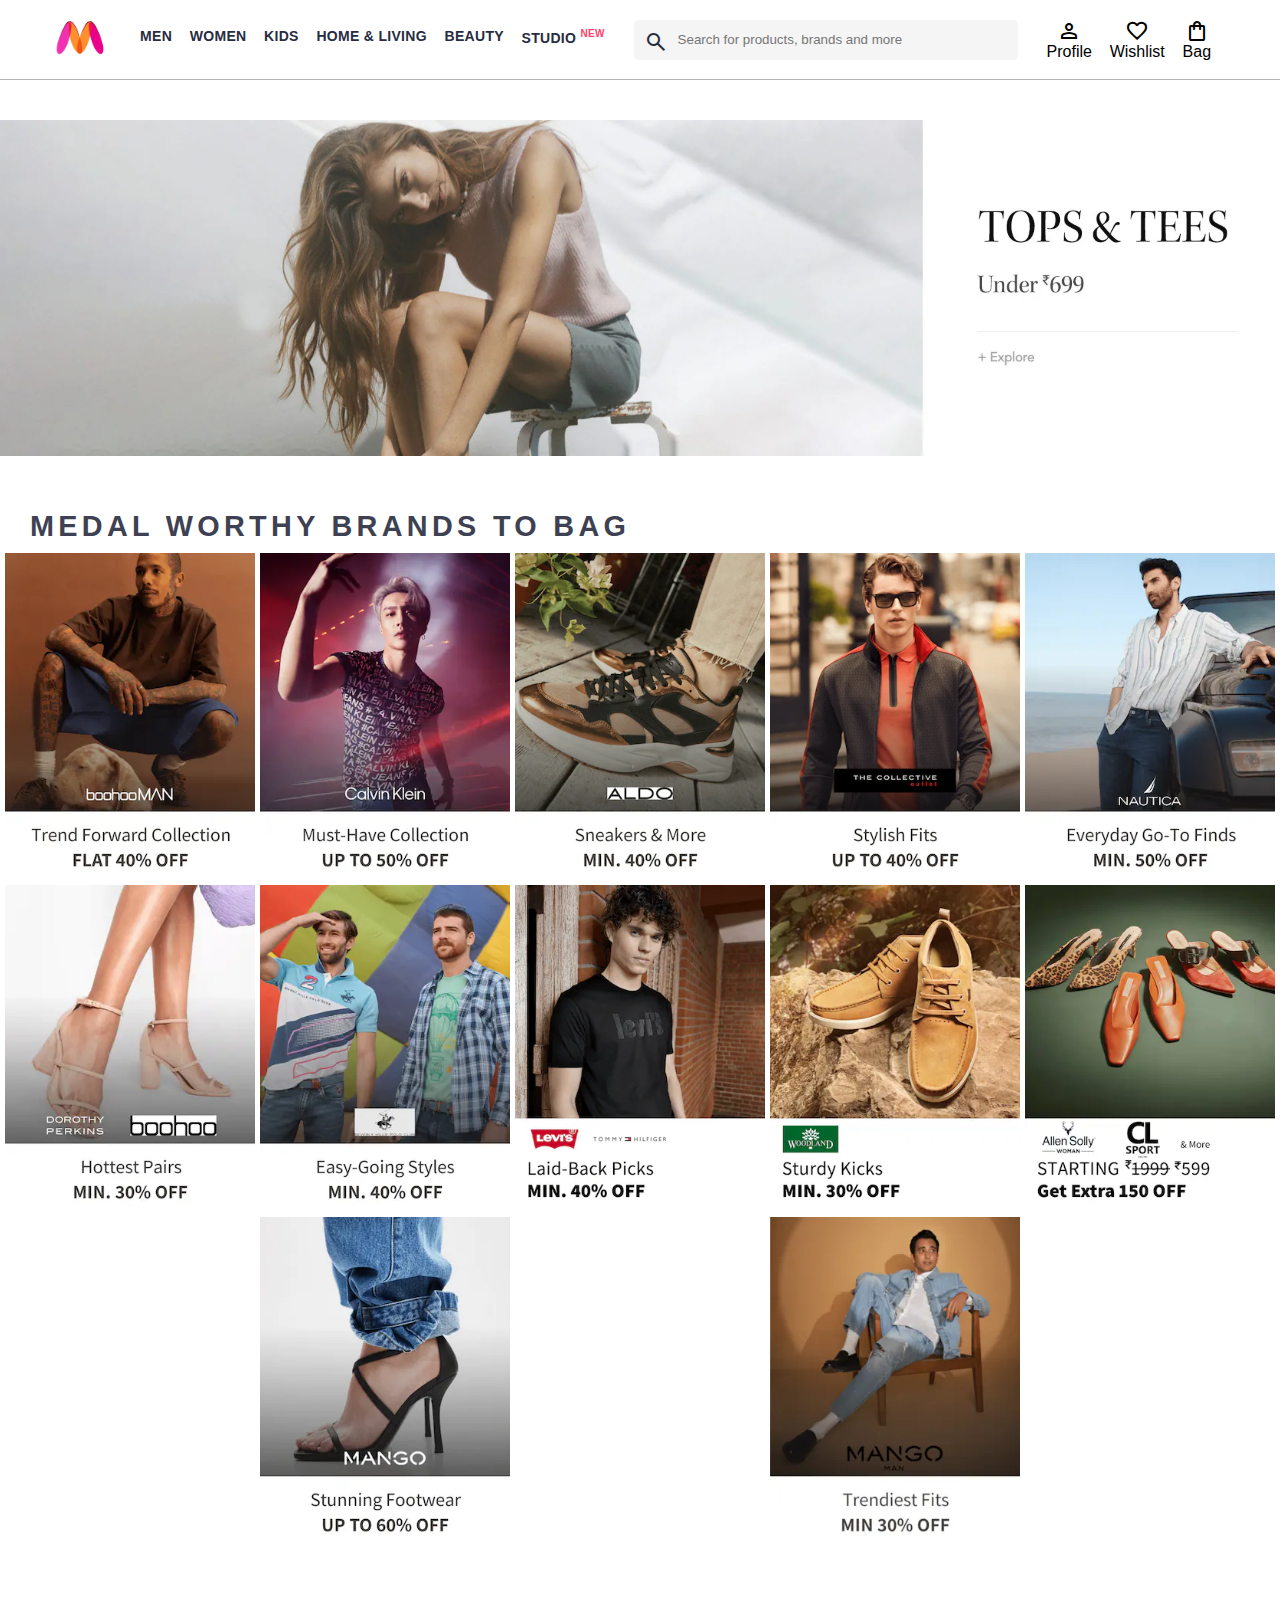
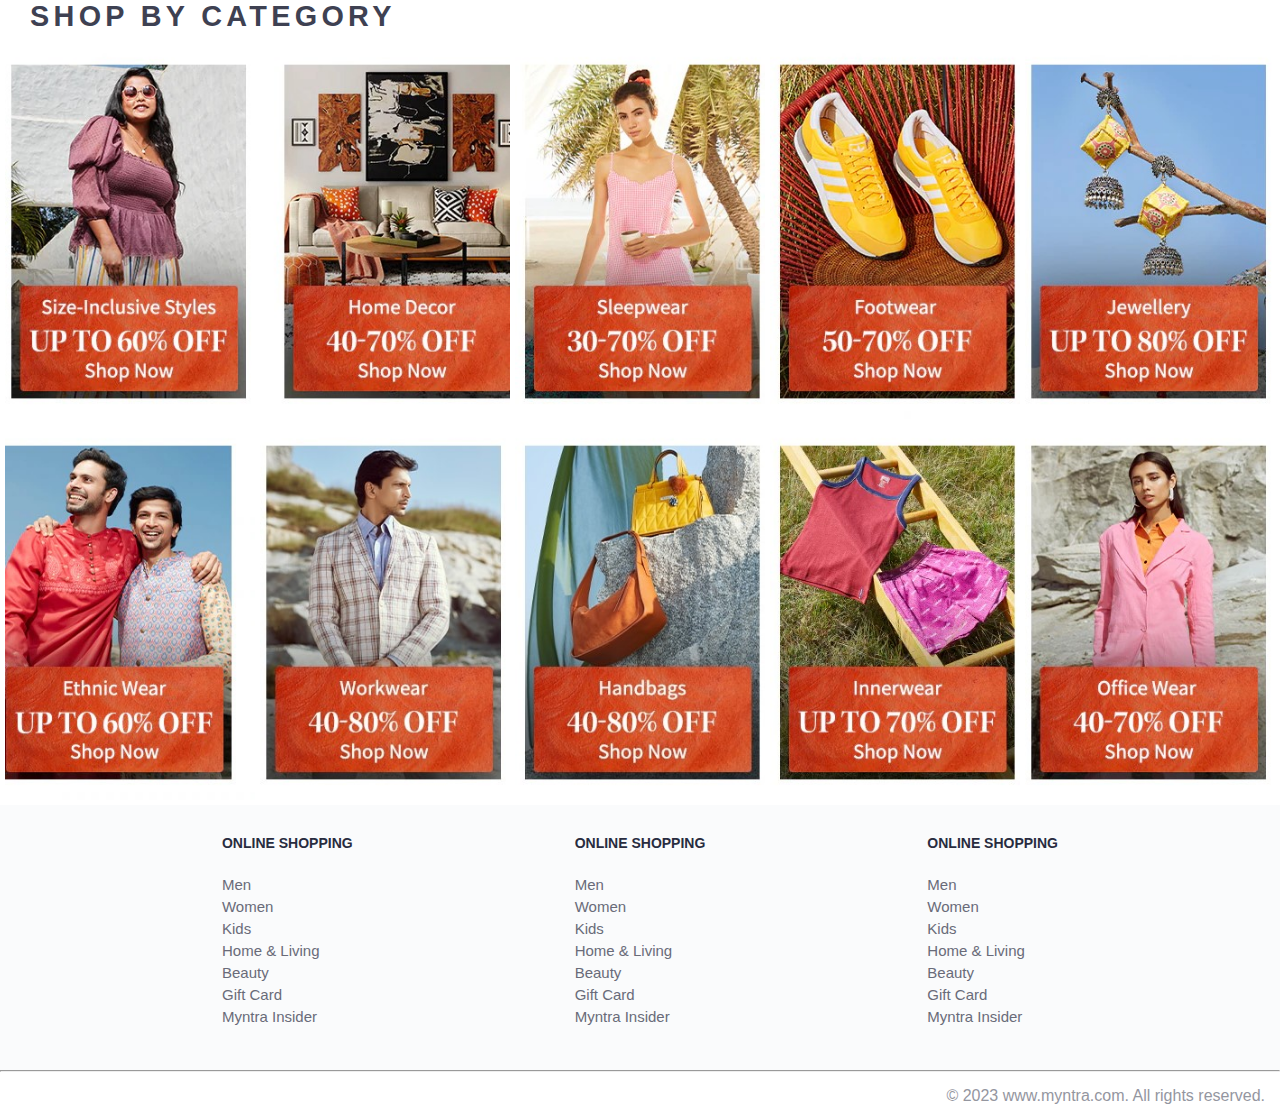
<file: Project Myntra Clone/index.html>
<!DOCTYPE html>
<html lang="en">
<head>
    <title>Myntra Clone</title>
    <link rel="stylesheet" href="index.css">
    <link rel="stylesheet" href="https://fonts.googleapis.com/css2?family=Material+Symbols+Outlined:opsz,wght,FILL,GRAD@20..48,100..700,0..1,-50..200" />
</head>
<body>
    <header>
        <div class="logo_container">
            <a href="#"><img class="myntra_home" src="images/myntra_logo.webp" alt="Myntra Home"></a>
        </div>
        <nav class="nav_bar">
            <a href="#">Men</a>
            <a href="#">Women</a>
            <a href="#">Kids</a>
            <a href="#">Home & Living</a>
            <a href="#">Beauty</a>
            <a href="#">Studio <sup>New</sup></a>
        </nav>
        <div class="search_bar">
            <span class="material-symbols-outlined search_icon">search</span>
            <input class="search_input" placeholder="Search for products, brands and more">
        </div>
        <div class="action_bar">
            <div class="action_container">
                <span class="material-symbols-outlined action_icon">person</span>
                <span class="action_name">Profile</span>
            </div>

            <div class="action_container">
                <span class="material-symbols-outlined action_icon">favorite</span>
                <span class="action_name">Wishlist</span>
            </div>

            <div class="action_container">
                <span class="material-symbols-outlined action_icon">shopping_bag</span>
                <span class="action_name">Bag</span>
            </div>
        </div>
    </header>
    <main>
        <div class="banner_container">
            <img class="banner_image" src="images/banner.jpg" alt="Main Banner">
        </div>
        <div class="category_heading">MEDAL WORTHY BRANDS TO BAG</div>
        <div class="category_items">
            <a href="#"><img class="sale_item" src="images/offers/1.png"></a>
            <a href="#"><img class="sale_item" src="images/offers/2.png"></a>
            <a href="#"><img class="sale_item" src="images/offers/3.png"></a>
            <a href="#"><img class="sale_item" src="images/offers/4.png"></a>
            <a href="#"><img class="sale_item" src="images/offers/5.png"></a>
            <a href="#"><img class="sale_item" src="images/offers/6.png"></a>
            <a href="#"><img class="sale_item" src="images/offers/7.png"></a>
            <a href="#"><img class="sale_item" src="images/offers/8.png"></a>
            <a href="#"><img class="sale_item" src="images/offers/9.png"></a>
            <a href="#"><img class="sale_item" src="images/offers/10.png"></a>
            <a href="#"><img class="sale_item" src="images/offers/11.png"></a>
            <a href="#"><img class="sale_item" src="images/offers/12.png"></a>
        </div>

        <div class="category_heading">SHOP BY CATEGORY</div>
        <div class="category_items">
            <a href="#"><img class="sale_item" src="images/categories/1.jpg"></a>
            <a href="#"><img class="sale_item" src="images/categories/2.jpg"></a>
            <a href="#"><img class="sale_item" src="images/categories/3.jpg"></a>
            <a href="#"><img class="sale_item" src="images/categories/4.jpg"></a>
            <a href="#"><img class="sale_item" src="images/categories/5.jpg"></a>
            <a href="#"><img class="sale_item" src="images/categories/6.jpg"></a>
            <a href="#"><img class="sale_item" src="images/categories/7.jpg"></a>
            <a href="#"><img class="sale_item" src="images/categories/8.jpg"></a>
            <a href="#"><img class="sale_item" src="images/categories/9.jpg"></a>
            <a href="#"><img class="sale_item" src="images/categories/10.jpg"></a>
        </div>
    </main>
    <footer>
        <div class="footer_container">
            <div class="footer_column">
                <h3>ONLINE SHOPPING</h3>

                <a href="#">Men</a>
                <a href="#">Women</a>
                <a href="#">Kids</a>
                <a href="#">Home & Living</a>
                <a href="#">Beauty</a>
                <a href="#">Gift Card</a>
                <a href="#">Myntra Insider</a>
            </div>

            <div class="footer_column">
                <h3>ONLINE SHOPPING</h3>

                <a href="#">Men</a>
                <a href="#">Women</a>
                <a href="#">Kids</a>
                <a href="#">Home & Living</a>
                <a href="#">Beauty</a>
                <a href="#">Gift Card</a>
                <a href="#">Myntra Insider</a>
            </div>

            <div class="footer_column">
                <h3>ONLINE SHOPPING</h3>

                <a href="#">Men</a>
                <a href="#">Women</a>
                <a href="#">Kids</a>
                <a href="#">Home & Living</a>
                <a href="#">Beauty</a>
                <a href="#">Gift Card</a>
                <a href="#">Myntra Insider</a>
            </div>
        </div>
        <hr>

        <div class="copyright">
            © 2023 www.myntra.com. All rights reserved.
        </div>
    </footer>
</body>
</html>
</file>
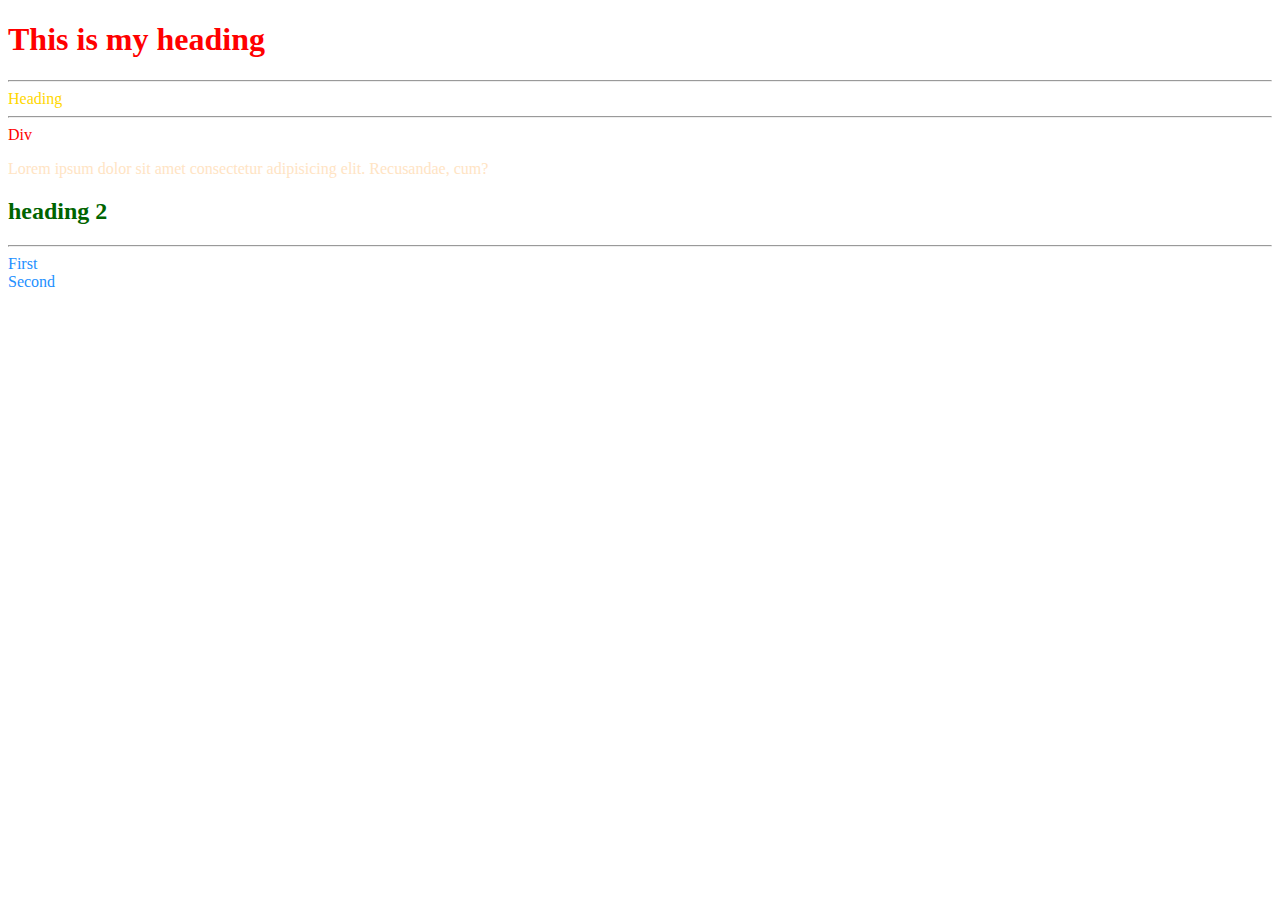
<file: Practise Sets/Set 1/index.html>
<!DOCTYPE html>
<html lang="en">
<head>
    <title>Practise Set 1</title>
    <link rel="stylesheet" href="index.css">
    <style>
        /*this is my comment*/
        #heading {
            color: blueviolet;
        }

        #div_22 {
            color: red
        }
        p {
            color:bisque
        }
        .special_heading {
            color: darkgreen;
        }

        #first, #second {
            color:dodgerblue
        }
    </style>
</head>
<body>
    <h1 style="color: red;">This is my heading</h1>
    <hr>
    <div id="heading" style="color: gold;"> Heading </div>
    <hr>
    <div id="div_22">Div</div>
    <p>Lorem ipsum dolor sit amet consectetur adipisicing elit. Recusandae, cum?</p>
    <h2 class="special_heading">heading 2</h2>
    <hr>
    <div id="first">First</div>
    <div id="second">Second</div>
</body>
</html>
</file>
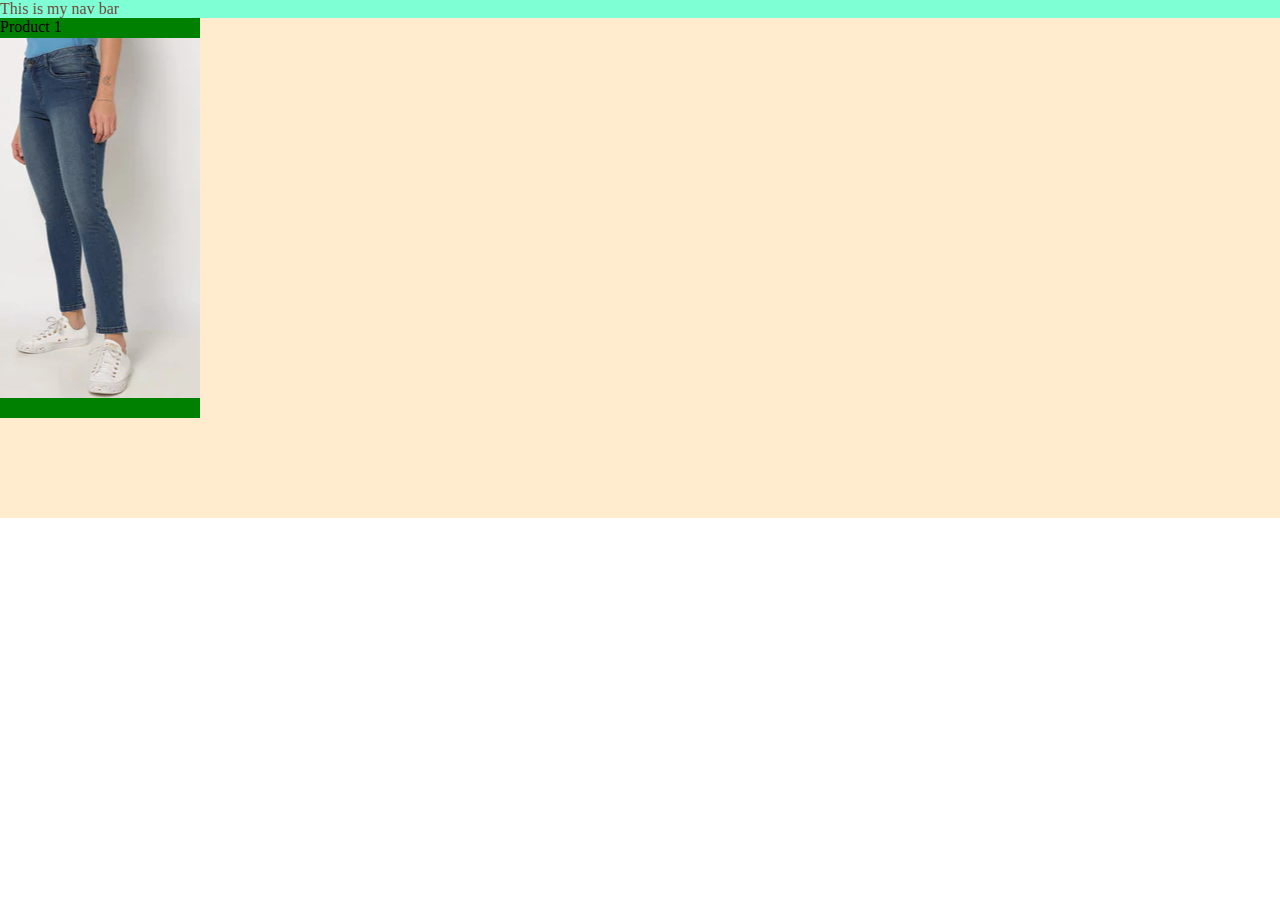
<file: Practise Sets/Set 2/index.html>
<!DOCTYPE html>
<html lang="en">
<head>
    <title>Practice Set 2</title>
    <style>
        * {
            margin: 0;
            padding: 0;
        }
        #bar {
            background-color: aquamarine;
            color: rgba(103, 18, 18, 0.8);
        }
        main {
            height: 500px;
            background-color: blanchedalmond;
        }
        #product {
            width: 200px;
            height: 400px;
            /* background-color: green;
            background-image: url(jeans.webp);
            background-repeat: no-repeat;
            background-position: center;*/
            background: green url('jeans.webp') no-repeat center; 
        }
    </style>
</head>
<body>
    <header>
        <div id="bar">This is my nav bar</div>
    </header>
    <main>
        <div id="product">Product 1</div>
    </main>
    <footer>

    </footer>
</body>
</html>
</file>
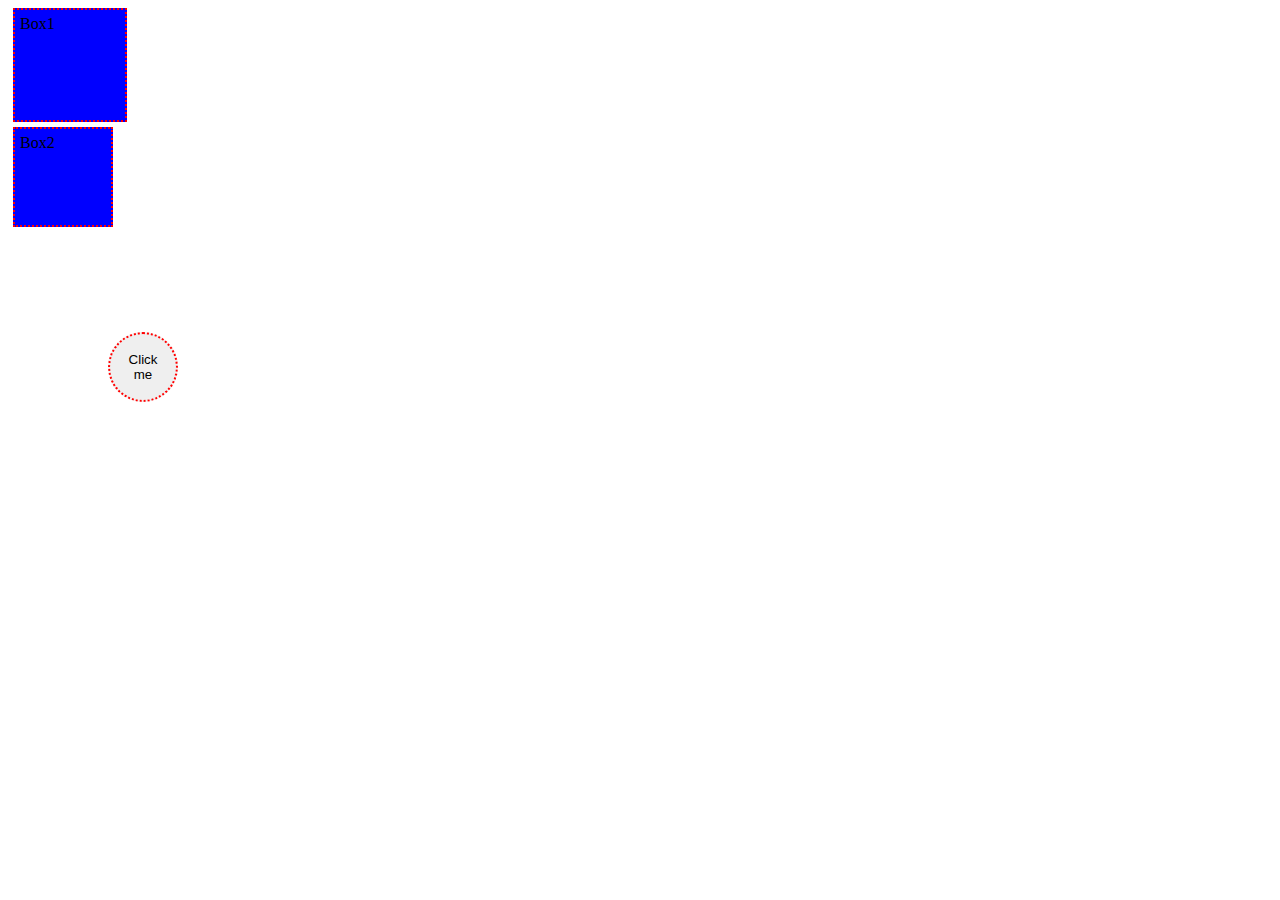
<file: Practise Sets/Set 4/index.html>
<!DOCTYPE html>
<html lang="en">
<head>
    <title>Practise Set 4</title>
    <style>
        .box {
            height: 100px;
            width: 100px;
            padding: 5px;
            margin: 5px;
            border: 2px dotted red;
            background-color: blue;
        }
        #first_button {
            height: 70px;
            width: 70px;
            padding: 10px 15px;
            margin: 100px;
            border: 2px dotted red;
            border-radius: 35px;
        }
    </style>
</head>
<body>
    <div class="box" style="box-sizing: content-box;">Box1</div>
    <div class="box"  style="box-sizing: border-box;">Box2</div>
    <button id="first_button">Click me</button>
</body>
</html>
</file>
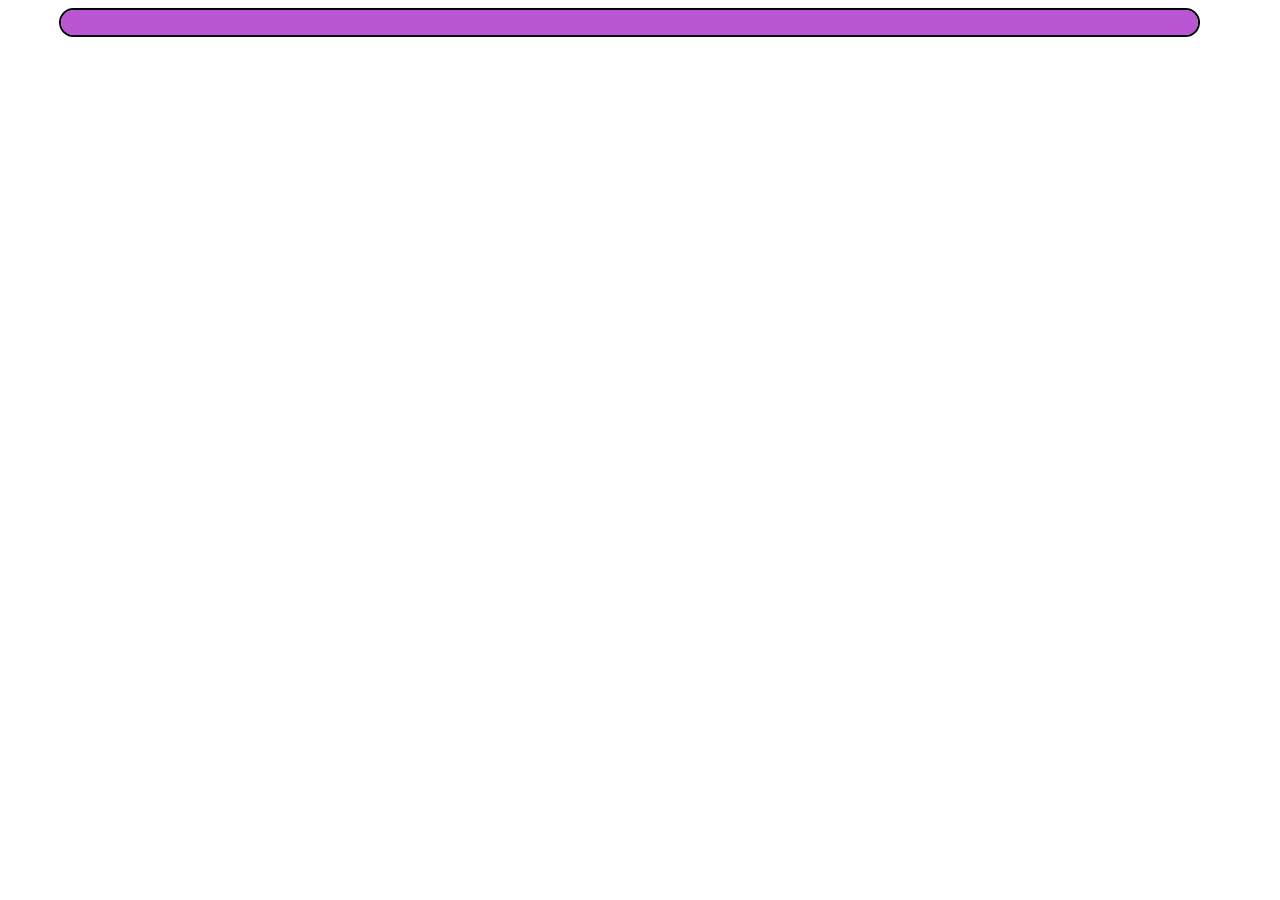
<file: Practise Sets/Set 7/index.html>
<!DOCTYPE html>
<html lang="en">
<head>
    <title>Practise Set 7</title>
    <style>
        .progress-container {
            width: 90%;
            height: 25px;
            background-color: gainsboro;

            border: 2px solid black;
            border-radius: 20px;
            position: relative;
            left: 4%;
        }
        .progress-bar {
            background-color: mediumorchid;
            height: 100%;
            border-radius: 20px;

            animation: animate_progress 3s;
        }
        @keyframes animate_progress {
            0% {width: 0%;}
            90% {width: 95%;}
            95% {width: 70%;}
            100% {width: 100%;}
        }
    </style>
</head>
<body>
    <div class="progress-container">
        <div class="progress-bar">
        </div>
    </div>
</body>
</html>
</file>
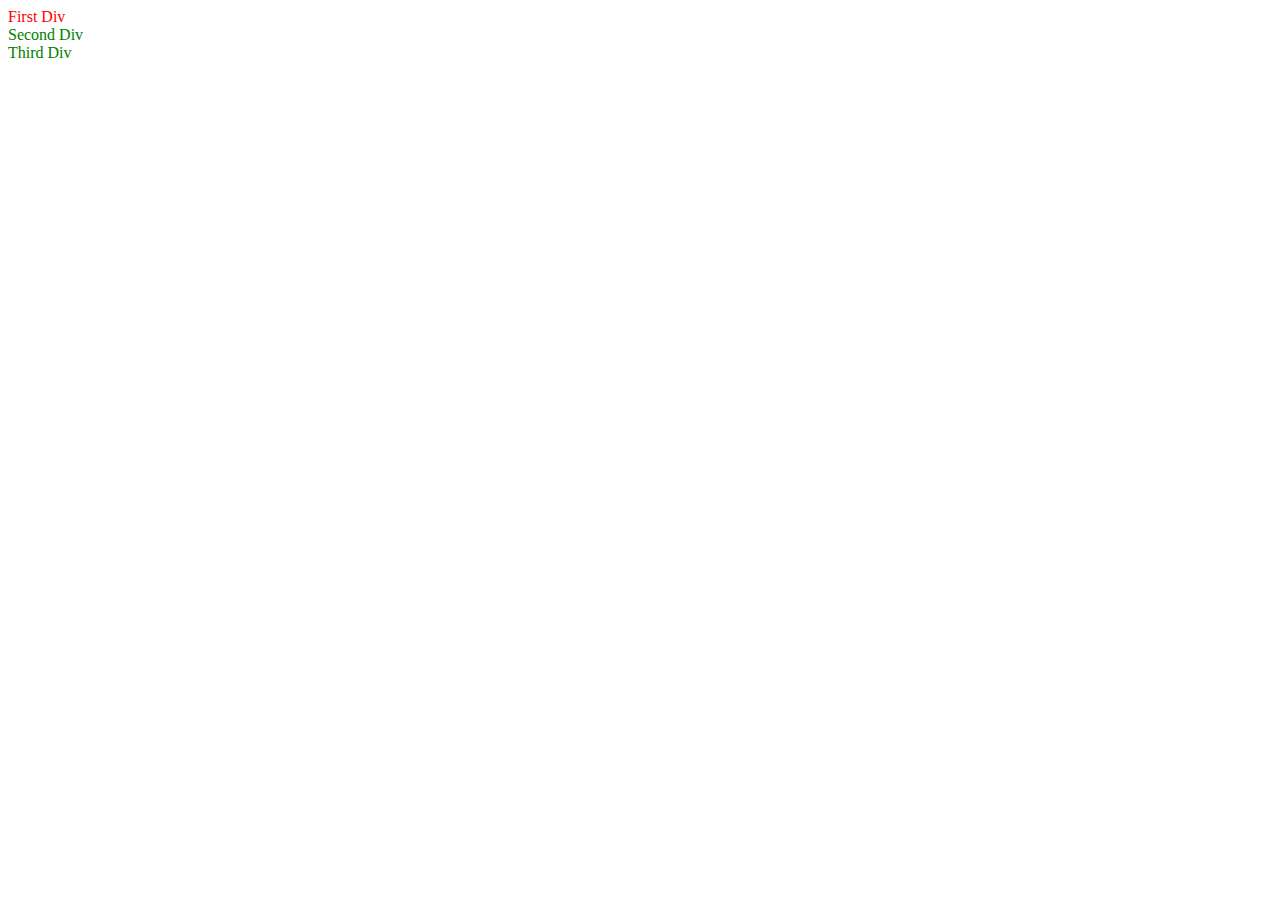
<file: CSS Code/html/level 1/class selector.html>
<!DOCTYPE html>
<html lang="en">
<head>
    <title>Class selector</title>
    <style>
        #first { color: red; }
        .second { color: green; }
    </style>
</head>
<body>
    <div id="first">First Div</div>
    <div class="second">Second Div</div>
    <div class="second">Third Div</div>
</body>
</html>
</file>
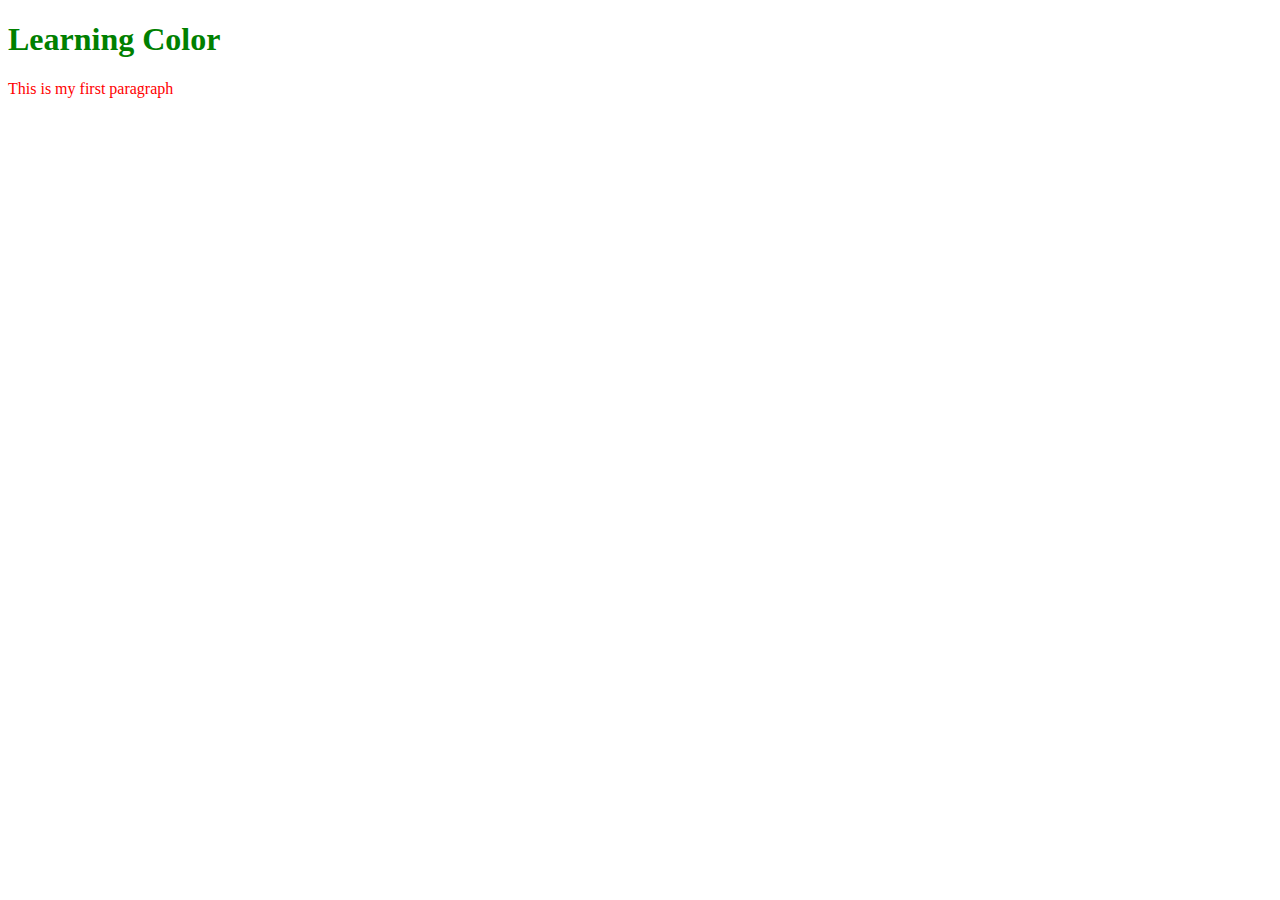
<file: CSS Code/html/level 1/color.html>
<!DOCTYPE html>
<html lang="en">
<head>
    <meta charset="UTF-8">
    <meta name="viewport" content="width=device-width, initial-scale=1.0">
    <title>Color</title>
    <style>
        h1 {
            color: green;
        }
        p {
            color: red;
        }
    </style>
</head>
<body>
    <h1>Learning Color</h1>
    <p>This is my first paragraph</p>
</body>
</html>
</file>
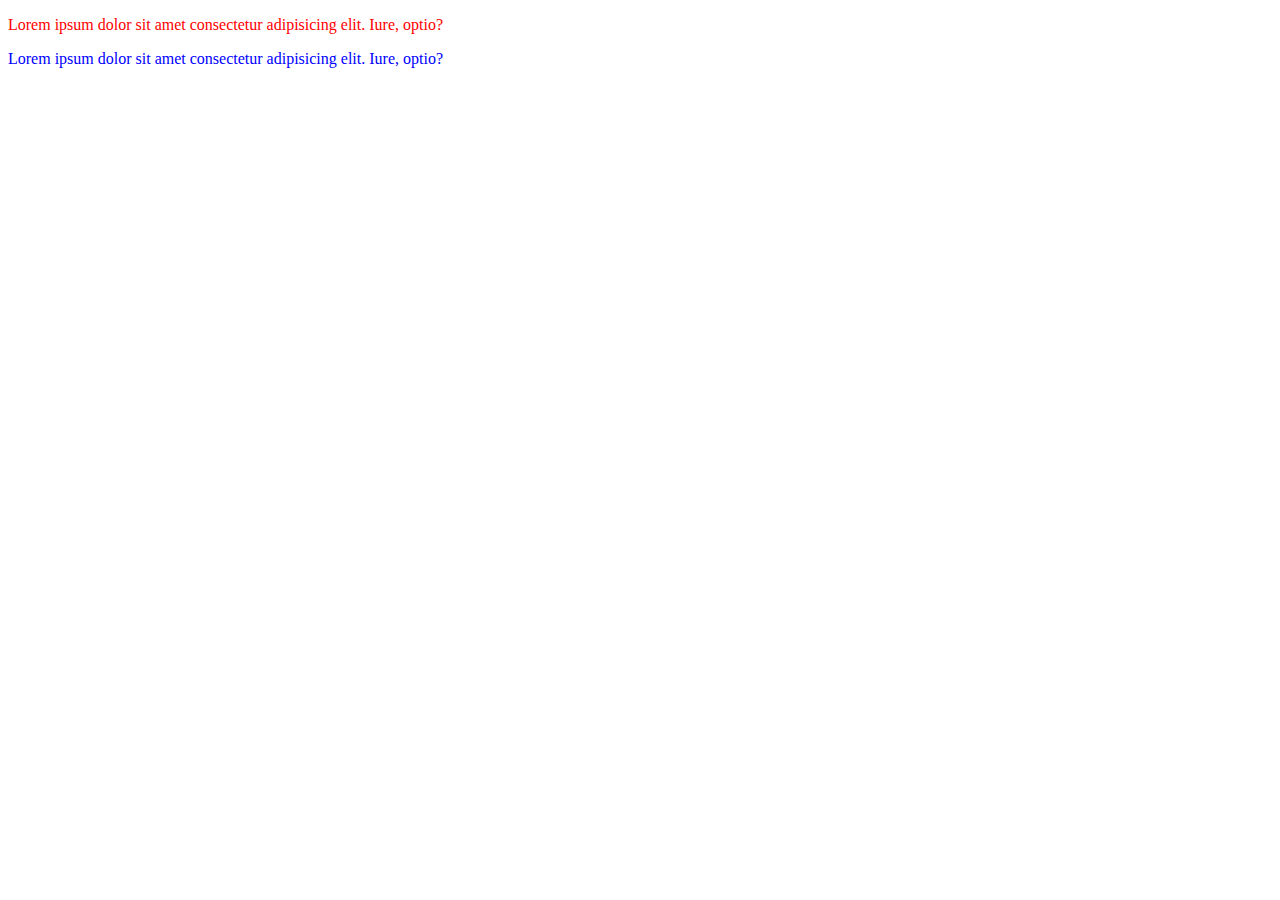
<file: CSS Code/html/level 1/descendant selector.html>
<!DOCTYPE html>
<html lang="en">
<head>
    <title>Descendant selector</title>
    <style>
        div p { color: red }
        p { color: blue }
    </style>
</head>
<body>
    <div>
        <p>
            Lorem ipsum dolor sit amet consectetur adipisicing elit. Iure, optio?
        </p>
    </div>
    <p>
        Lorem ipsum dolor sit amet consectetur adipisicing elit. Iure, optio?
    </p>
</body>
</html>
</file>
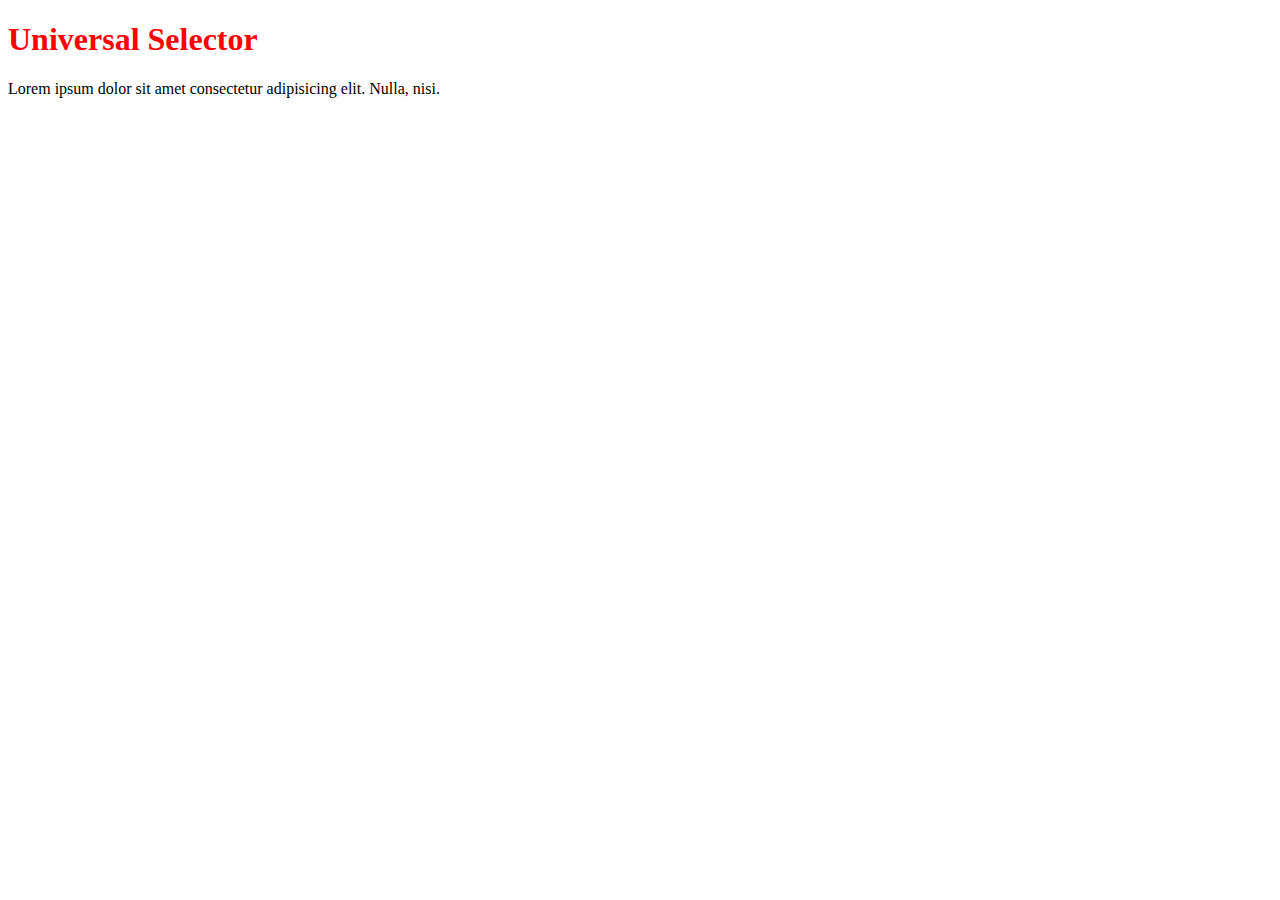
<file: CSS Code/html/level 1/element selector.html>
<!DOCTYPE html>
<html lang="en">
<head>
    <title>Element Selector</title>
    <style>
        h1 {
            color: red
        }
    </style>
</head>
<body>
    <h1>Universal Selector</h1>
    <p>Lorem ipsum dolor sit amet consectetur adipisicing elit. Nulla, nisi.</p>
</body>
</html>
</file>
<file: Project Myntra Clone/index.css>
* {
    margin: 0;
    padding: 0;
    font-family: Assistant,-apple-system,BlinkMacSystemFont,Segoe UI,Roboto,Helvetica,Arial,sans-serif;
    box-sizing: border-box;
}
header {
    display: flex;
    background-color: #ffffff;
    height: 80px;
    justify-content: space-between;
    align-items: center;
    border-bottom: 1px solid #b6b1b1;
}
.myntra_home {
    height: 45px;
}
.logo_container {
    margin-left: 4%;
}
.action_bar {
    margin-right: 4%;
}
.nav_bar {
    display: flex;
    min-width: 500px;
    justify-content: space-evenly;
}
.nav_bar a {
    font-size: 14px;
    letter-spacing: .3px;
    color: #282c3f;
    font-weight: 700;
    text-transform: uppercase;
    text-decoration: none;
    padding: 28px 0;
    border-bottom: 5px solid #ffffff;
}
.nav_bar a:hover {
    border-bottom: 4px solid #f54e77;
}

.nav_bar a sup {
    color: #ff3f6c;
    font-size: 10px;
}

.search_bar {
    height: 40px;
    min-width: 200px;
    width: 30%;
    display: flex;
    align-items: center;
}
.search_icon {
    box-sizing: content-box;
    height: 20px;
    padding: 10px;

    background-color: #f5f5f6;
    color: #282c3f;
    font-weight: 300;
    border-radius: 4px 0 0 4px;
}
.search_input {
    color: #696e79;
    background-color: #f5f5f6;
    flex-grow: 1;
    height: 40px;
    border: 0;
    border-radius: 0 4px 4px 0;
}

.action_bar {
    display: flex;
    min-width: 200px;
    justify-content: space-evenly;
}

.action_container {
    display: flex;
    flex-direction: column;
    align-items: center;
}

/* Main section */
.banner_container {
    margin: 40px 0;
}
.banner_image {
    width: 100%;
}

.category_heading {
    text-transform: uppercase;
    color: #3e4152;
    letter-spacing: .15em;
    font-size: 1.8em;
    margin: 50px 0 10px 30px;
    max-height: 5em;
    font-weight: 700;
}

.category_items {
    display: flex;
    flex-wrap: wrap;
    justify-content: space-evenly;
}

.sale_item {
    width: 250px;
}

.footer_container {
    padding: 30px 0px 40px 0px;
    background: #FAFBFC;
    display: flex;
    justify-content: space-evenly;
}

.footer_column {
    display: flex;
    flex-direction: column;
}

.footer_column h3 {
    color: #282c3f;
    font-size: 14px;
    margin-bottom: 25px;
}

.footer_column a {
    color: #696b79;
    font-size: 15px;
    text-decoration: none;
    padding-bottom: 5px;
}

.copyright {
    color: #94969f;
    text-align: end;
    padding: 15px;
}
</file>
<file: Practise Sets/Set 1/index.css>
/* This is my comment */
#heading {
    color:lightslategray
}
</file>
